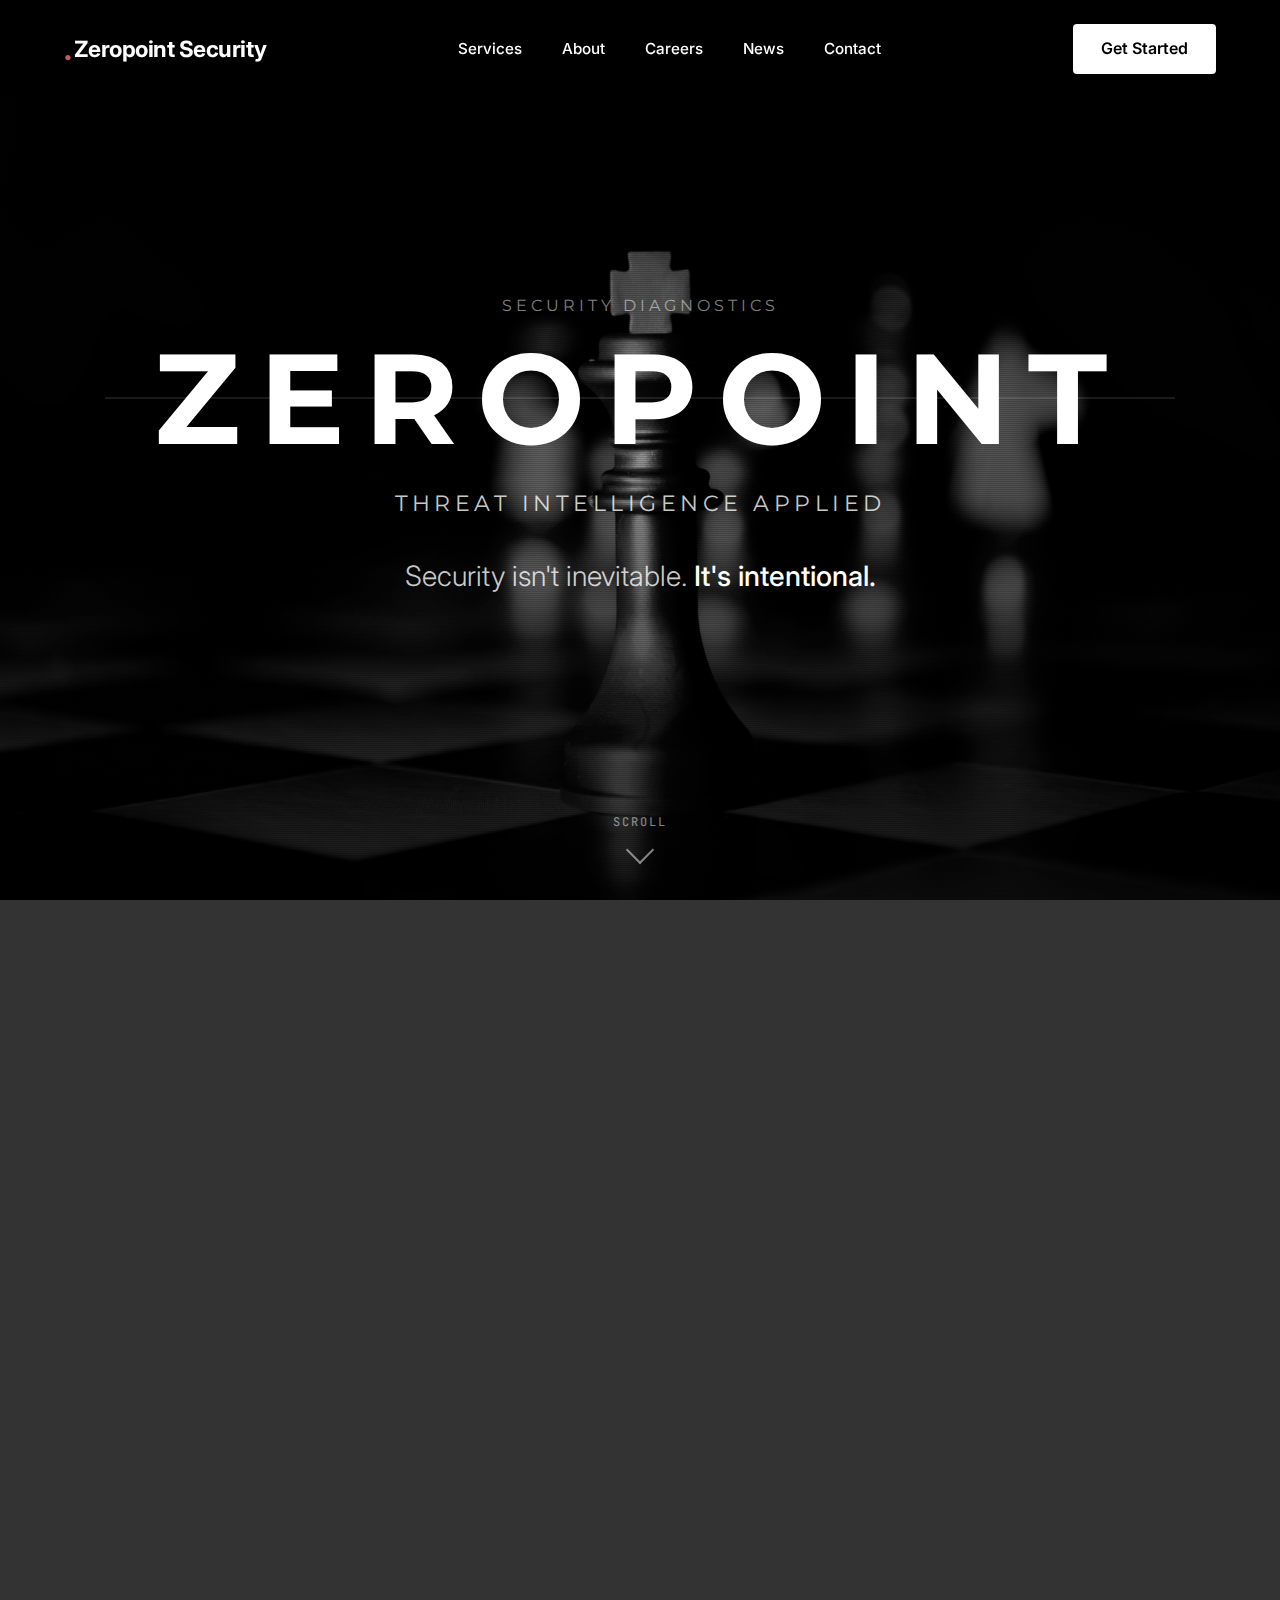
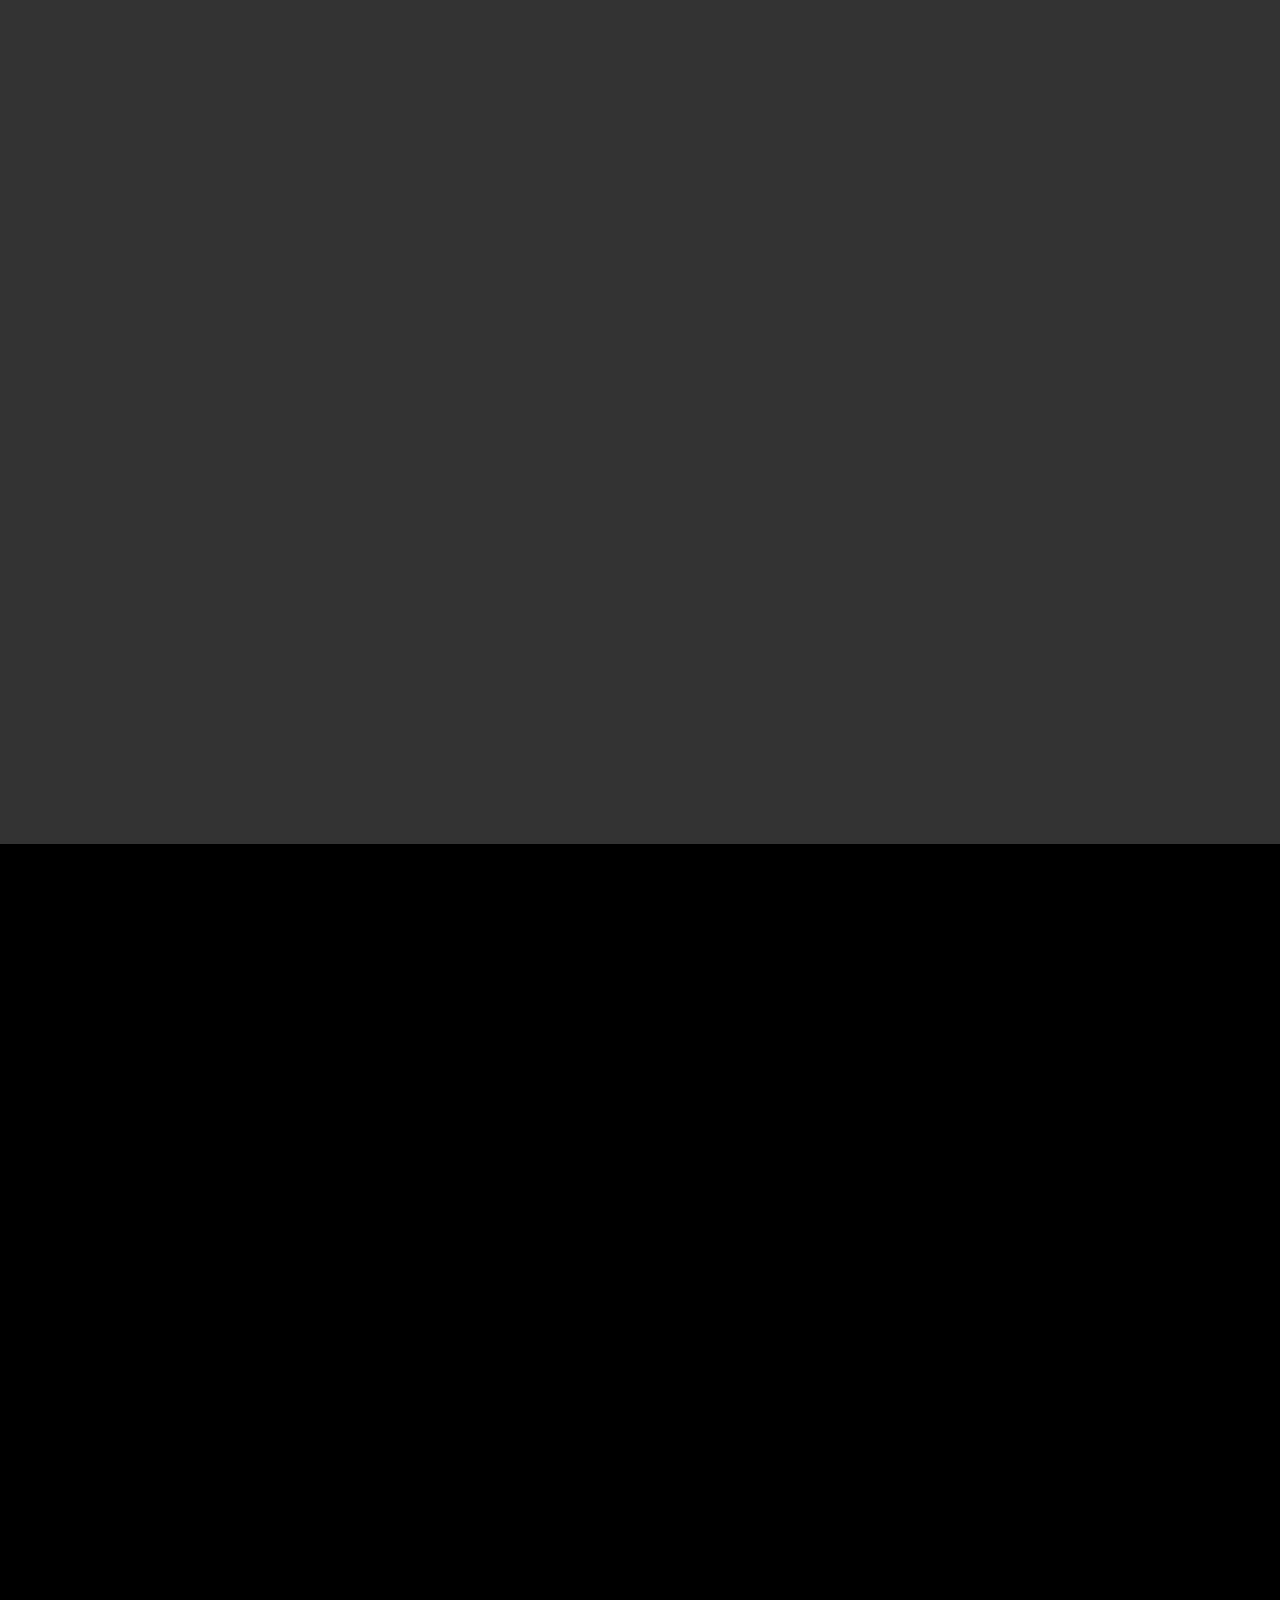
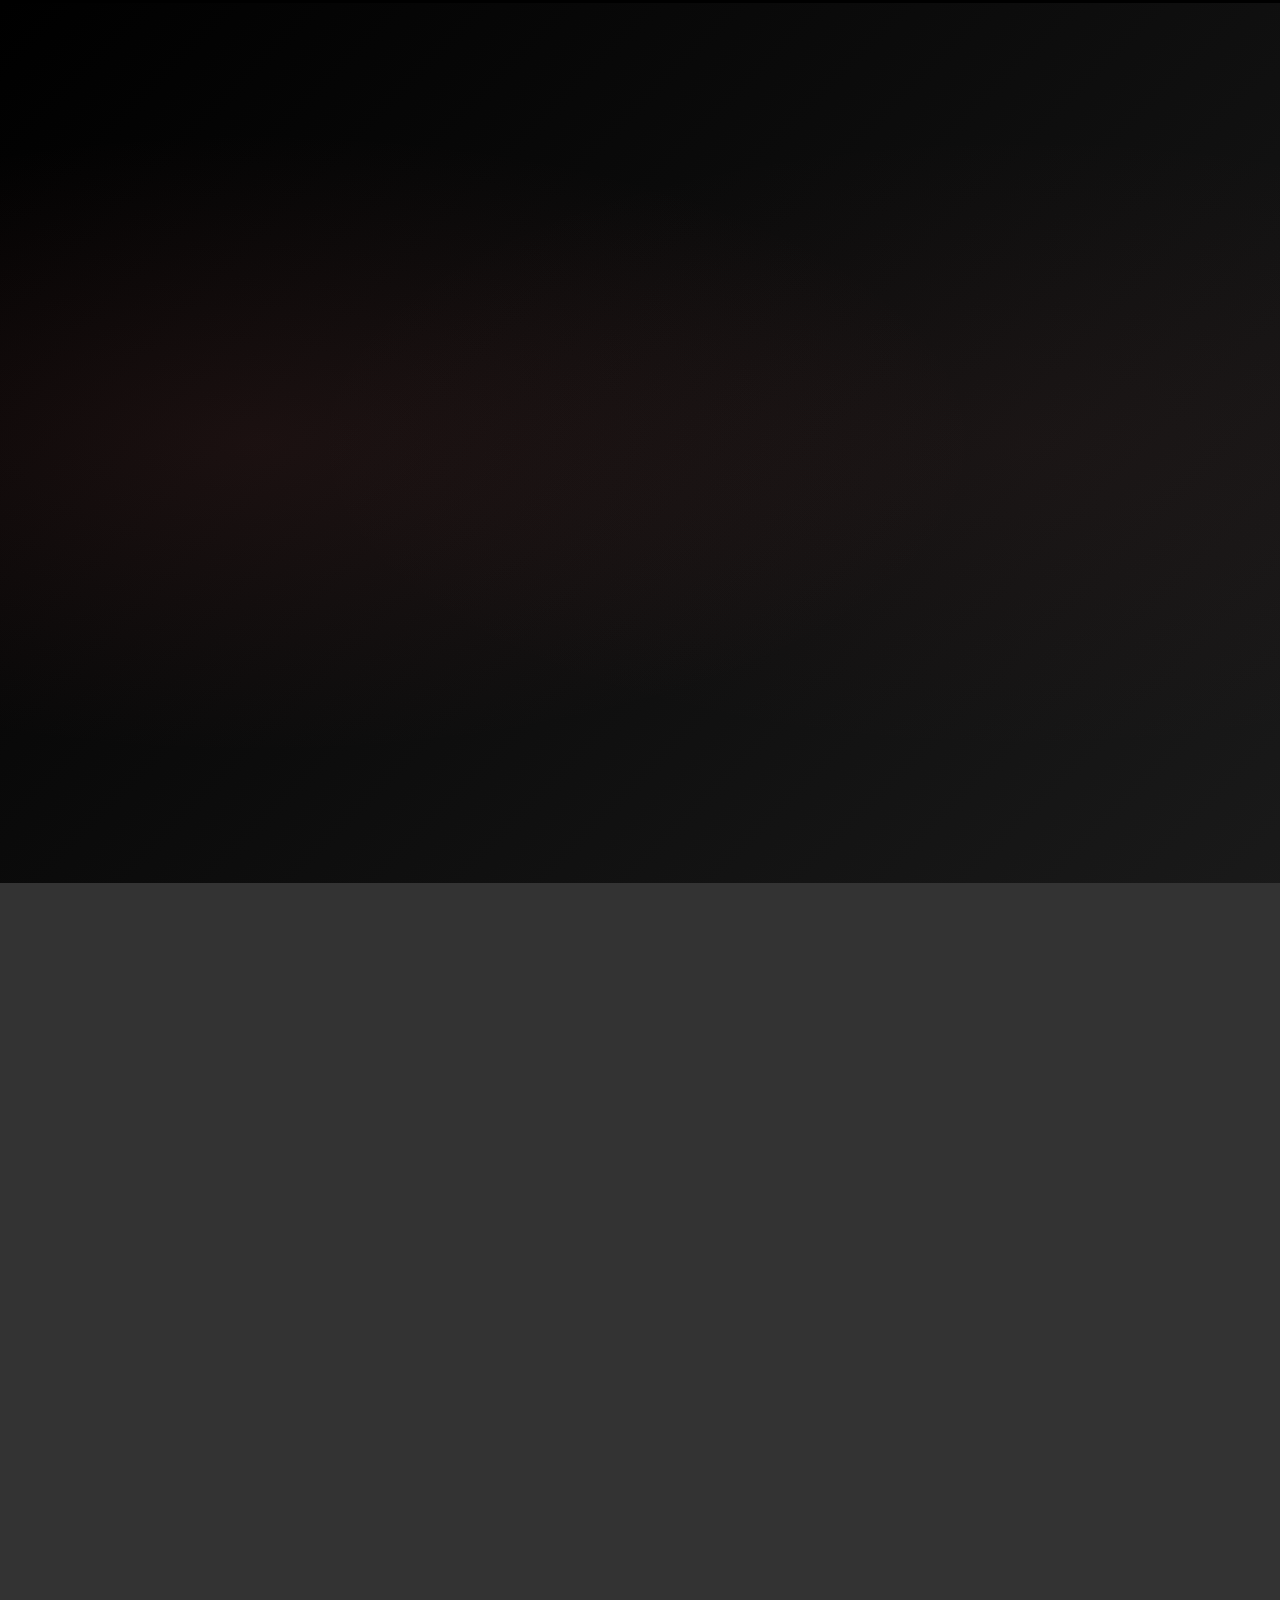
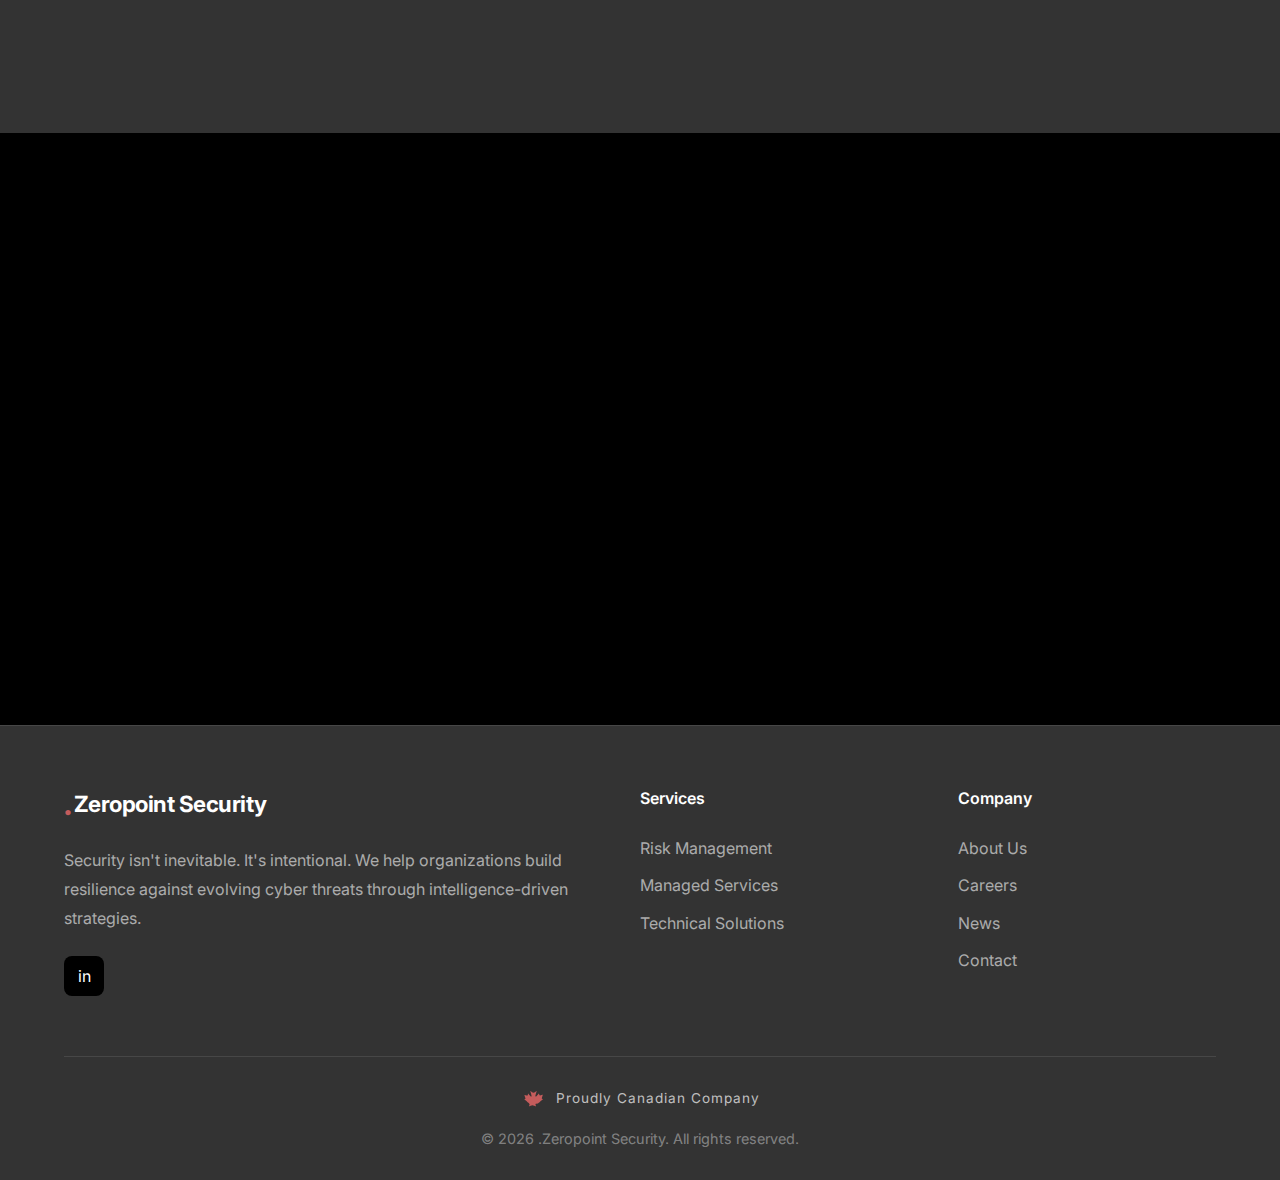
<file: index.html>
<!doctype html><html lang=en><head><meta name=generator content="Hugo 0.155.2"><meta charset=UTF-8><meta name=viewport content="width=device-width,initial-scale=1"><title>.Zeropoint Security | Security Diagnostics</title><meta name=description content="We help organizations understand, anticipate, and mitigate cyber threats through intelligence-driven strategies, comprehensive risk management, and tailored security solutions."><link href="https://fonts.googleapis.com/css2?family=Montserrat:wght@300;400;500;600;700;800&family=Inter:wght@300;400;500;600;700;800&family=JetBrains+Mono:wght@400;500;600&display=swap" rel=stylesheet><link rel=stylesheet href=/css/style.css><script>function initFreshdesk(){window.fdWidget.init({token:"01KGQ91AM6N8X1C9617J6SB29T",host:"https://zeropointsecurity.freshdesk.com",widgetId:"01KGQ91CBGC2FYW9X83DTEKTQB"})}function initialize(e,t){var n;e.getElementById(t)?initFreshdesk():((n=e.createElement("script")).id=t,n.async=!0,n.src="https://zeropointsecurity.freshdesk.com/webchat/js/widget.js",n.onload=initFreshdesk,e.head.appendChild(n))}function initiateCall(){initialize(document,"Freshdesk-js-sdk")}window.addEventListener?window.addEventListener("load",initiateCall,!1):window.attachEvent("load",initiateCall,!1)</script></head><body><nav id=navbar><a href=/ class=logo><span class=logo-dot>.</span>Zeropoint Security</a><ul class=nav-links><li><a href=/#services>Services</a></li><li><a href=/about/>About</a></li><li><a href=/careers/>Careers</a></li><li><a href=https://www.linkedin.com/company/zeropointsecurity>News</a></li><li><a href=/#contact>Contact</a></li></ul><a href=/#contact class=nav-cta>Get Started</a>
<button class=mobile-menu-btn type=button aria-label="Toggle navigation" aria-expanded=false>
<span></span>
<span></span>
<span></span></button></nav><main><section class=hero id=hero><div class=hero-bg></div><div class=hero-content><p class=hero-tagline-top>Security Diagnostics</p><h1 class=hero-title>ZEROPOINT</h1><p class=hero-subtitle>Threat Intelligence Applied</p><p class=hero-tagline>Security isn't inevitable. <em>It's intentional.</em></p></div><div class=scroll-indicator><span>Scroll</span><div class=arrow></div></div></section><section class=services id=services><div class="section-header animate-on-scroll"><div class=section-label>// What We Do</div><h2 class="section-title section-title-stacked"><span class=cycling-text-container><span class=cycling-word>Information</span><span class=cycling-word>Cyber</span><span class=cycling-word>AI</span></span><span class=section-title-main>Security Diagnostics<span class=dot>.</span></span></h2><p class=section-desc>Intelligence-driven security solutions across the full lifecycle—from risk identification through continuous monitoring. We bring deep technical expertise, operational agility, and AI-forward capabilities to protect your organization.</p></div><div class=services-grid><div class="service-card animate-on-scroll"><div class=service-icon><svg width="28" height="28" viewBox="0 0 24 24" fill="none" stroke="currentColor" stroke-width="2"><path d="M12 22s8-4 8-10V5l-8-3-8 3v7c0 6 8 10 8 10z"/><path d="M12 8v4m0 4h.01"/></svg></div><h3><span class=dot>.</span>Risk Management</h3><p>End-to-end risk management across the Identify, Address, and Monitor lifecycle. We quantify your value-at-risk, evaluate security architecture, and build continuous risk management capabilities that evolve with your threat landscape.</p><ul class=service-features><li><strong>Identify & Assess:</strong> Risk assessments, value-at-risk quantification, AI infrastructure vulnerability assessment, security architecture evaluation</li><li><strong>Address:</strong> Security training, cyber simulations & tabletop exercises, secure network deployment, security control implementation</li><li><strong>Monitor:</strong> Continuous infosec risk management, risk register development, threat & vulnerability management</li></ul><a href=#contact class=service-link>Learn More
<svg width="16" height="16" viewBox="0 0 24 24" fill="none" stroke="currentColor" stroke-width="2"><path d="M5 12h14M12 5l7 7-7 7"/></svg></a></div><div class="service-card animate-on-scroll"><div class=service-icon><svg width="28" height="28" viewBox="0 0 24 24" fill="none" stroke="currentColor" stroke-width="2"><circle cx="12" cy="12" r="10"/><path d="M12 2a15.3 15.3.0 014 10 15.3 15.3.0 01-4 10A15.3 15.3.0 018 12a15.3 15.3.0 014-10z"/><path d="M2 12h20"/></svg></div><h3><span class=dot>.</span>Managed Services</h3><p>Flexible MSP and MSSP capabilities scaled to your operational requirements—from endpoint management to comprehensive security monitoring. We deliver enterprise-grade protection with the agility of a specialized security partner, enhanced by our proprietary CyberSTAR training methodology.</p><ul class=service-features><li><strong>MSP:</strong> Endpoint management, app deployment & maintenance, secure on-prem network management, network segmentation</li><li><strong>MSSP:</strong> Mobile device security (iVerify Partner), endpoint security deployment, security monitoring</li><li><strong>CyberSTAR Training:</strong> AI-powered cybersecurity training via LMS platforms and intelligent chatbots—delivering adaptive, scenario-based learning that builds lasting security awareness across your organization</li></ul><a href=#contact class=service-link>Learn More
<svg width="16" height="16" viewBox="0 0 24 24" fill="none" stroke="currentColor" stroke-width="2"><path d="M5 12h14M12 5l7 7-7 7"/></svg></a></div><div class="service-card animate-on-scroll"><div class=service-icon><svg width="28" height="28" viewBox="0 0 24 24" fill="none" stroke="currentColor" stroke-width="2"><path d="M12 2 2 7l10 5 10-5-10-5z"/><path d="M2 17l10 5 10-5"/><path d="M2 12l10 5 10-5"/></svg></div><h3><span class=dot>.</span>Custom Technical Solutions</h3><p>Specialized security infrastructure for organizations with advanced operational requirements. We architect and deploy bespoke technical solutions—from managed attribution networking to secure on-premises generative AI systems.</p><ul class=service-features><li><strong>Managed Attribution Networking:</strong> Secure, anonymized network infrastructure for sensitive operations</li><li><strong>Recursive DNS Security:</strong> Passive DNS, DNS firewall implementation</li><li><strong>Secure On-Prem Generative AI:</strong> Private AI infrastructure deployment with enterprise security controls</li></ul><a href=#contact class=service-link>Contact Us
<svg width="16" height="16" viewBox="0 0 24 24" fill="none" stroke="currentColor" stroke-width="2"><path d="M5 12h14M12 5l7 7-7 7"/></svg></a></div></div></section><section class=about id=about><div class=about-container><div class="about-content animate-on-scroll"><h2><span class=dot>.</span>Security</h2><p class=about-subtitle style=font-size:1.4rem;color:rgba(255,255,255,.8);margin-bottom:2rem;font-weight:400>Expertise Built on Decades of Experience</p><p>Zeropoint Security was founded on a simple principle: effective security requires both deep technical expertise and strategic thinking. We bridge the gap between complex threats and actionable solutions.</p><p>Our team brings together experts from intelligence agencies, Fortune 500 security programs, and leading research institutions. We don't just identify problems—we help you solve them.</p><div class=about-stats><div class=stat><span class=stat-number>15+</span>
<span class=stat-label>Years Experience</span></div><div class=stat><span class=stat-number>100+</span>
<span class=stat-label>Clients Served</span></div><div class=stat><span class=stat-number>20+</span>
<span class=stat-label>Countries</span></div></div></div></div></section><section class=vulnerable-section id=vulnerable><div class="vulnerable-container animate-on-scroll"><div class=vulnerable-badge><svg width="24" height="24" viewBox="0 0 24 24" fill="none" stroke="currentColor" stroke-width="2"><path d="M20.84 4.61a5.5 5.5.0 00-7.78.0L12 5.67l-1.06-1.06a5.5 5.5.0 00-7.78 7.78l1.06 1.06L12 21.23l7.78-7.78 1.06-1.06a5.5 5.5.0 000-7.78z"/></svg></div><h2><span class=dot>.</span>Protecting Those Who Need It Most</h2><p class=vulnerable-intro>We build capacity for high-value, high-risk organizations worldwide.</p><p class=vulnerable-desc>Over the past 10 years, we have provided specialized cybersecurity services and protection to critical organizations across the globe. We've developed innovative training approaches—from deploying protective tools to creating audit frameworks and the <strong>CyberSTAR</strong> methodology—that build lasting security capacity.</p><div class=vulnerable-highlight>We've built capacity for specifically targeted high-value groups: <strong>government institutions</strong>, <strong>critical infrastructure</strong>, <strong>exile political organizations</strong>, <strong>refugees in conflict zones</strong>, and <strong>victims of gender-based violence</strong>. Our work spans them all.</div><p class=vulnerable-closing style=font-size:1.2rem;font-weight:500;color:rgba(255,255,255,.9)>We work locally in Canada and globally across 4 continents and over 30 countries.</p><div class=vulnerable-regions></div></div></section><section class=testimonials id=testimonials><div class="section-header animate-on-scroll"><div class=section-label>// Client Success</div><h2 class=section-title>Trusted</h2></div><div class="testimonial-card animate-on-scroll"><p class=testimonial-quote>"Zeropoint Security has created a reliable and sustainable approach to cybersecurity—one that works in the most challenging environments, where real lives are at stake. Their commitment to protecting vulnerable communities is unmatched."</p><div class=testimonial-author><div class=testimonial-info style=text-align:center><div class=testimonial-role>— Senior Leader of an Asia-Based NGO</div></div></div></div></section><section class=contact id=contact><div class=contact-container><div class="contact-header animate-on-scroll"><h2><span class=dot>.</span>Let's discuss your security challenges</h2><p>Whether you're facing an immediate threat or planning for long-term resilience, our team is ready to help. Reach out to start the conversation.</p></div><div class="contact-form animate-on-scroll"><button type=button class="submit-btn freshdesk-contact-btn">Contact Us</button></div><script>document.addEventListener("DOMContentLoaded",function(){var e=document.querySelector(".freshdesk-contact-btn");if(!e)return;e.addEventListener("click",function(){window.fdWidget&&typeof window.fdWidget.open=="function"&&window.fdWidget.open()})})</script></div></section></main><footer><div class=footer-container><div class=footer-brand><a href=/ class=logo><span class=logo-dot>.</span>Zeropoint Security</a><p>Security isn't inevitable. It's intentional. We help organizations build resilience against evolving cyber threats through intelligence-driven strategies.</p><div class=social-links><a href=https://www.linkedin.com/company/zeropointsecurity aria-label=LinkedIn target=_blank rel=noopener>in</a></div></div><div class=footer-column><h4>Services</h4><ul><li><a href=/#services>Risk Management</a></li><li><a href=/#services>Managed Services</a></li><li><a href=/#services>Technical Solutions</a></li></ul></div><div class=footer-column><h4>Company</h4><ul><li><a href=/about/>About Us</a></li><li><a href=https://www.linkedin.com/company/zeropointsecurity target=_blank rel=noopener>Careers</a></li><li><a href=https://www.linkedin.com/company/zeropointsecurity target=_blank rel=noopener>News</a></li><li><a href=/#contact>Contact</a></li></ul></div></div><div class=footer-bottom><div class=canadian-badge style=display:flex;align-items:center;justify-content:center;gap:.75rem;margin-bottom:1rem><svg width="24" height="24" viewBox="0 0 512 512" fill="#c45c5c"><path d="M383.8 351.7c2.5-2.5 105.2-92.4 105.2-92.4l-17.5-7.5c-10-4.9-7.4-11.5-5-17.4 2.4-7.6 20.1-67.3 20.1-67.3s-47.7 10-57.7 12.5c-7.5 2.4-10-2.5-12.5-7.5s-15-32.4-15-32.4-52.6 59.9-55.1 62.3c-10 7.5-20.1.0-17.6-10 0-10 27.5-107.5 27.5-107.5-15.5-.1-44 40-67.6 40.1-24.6.1-53.2-40.1-68.7-40.1.0.0 27.5 97.5 27.5 107.5 2.4 10-7.5 17.5-17.5 10-2.5-2.5-55.1-62.3-55.1-62.3S167.1 170 164.6 175s-5 9.9-12.5 7.5C142 180 94.4 170 94.4 170s17.6 59.7 20.1 67.3c2.4 6 5 12.5-5 17.4L92 262.4s102.6 89.9 105.2 92.4c5.1 5 10 7.5 5.1 22.5-5.1 15-10.1 35.1-10.1 35.1S262 389 267.1 389c5 0 69.8 23.4 74.9 23.4.0.0-5.1-20.1-10-35.1-5.1-15 0-17.5 5-22.5z"/></svg>
<span style=font-size:.85rem;letter-spacing:1px;color:rgba(255,255,255,.7)>Proudly Canadian Company</span></div><p>&copy; 2026 .Zeropoint Security. All rights reserved.</p></div></footer><script src=/js/main.js></script></body></html>
</file>
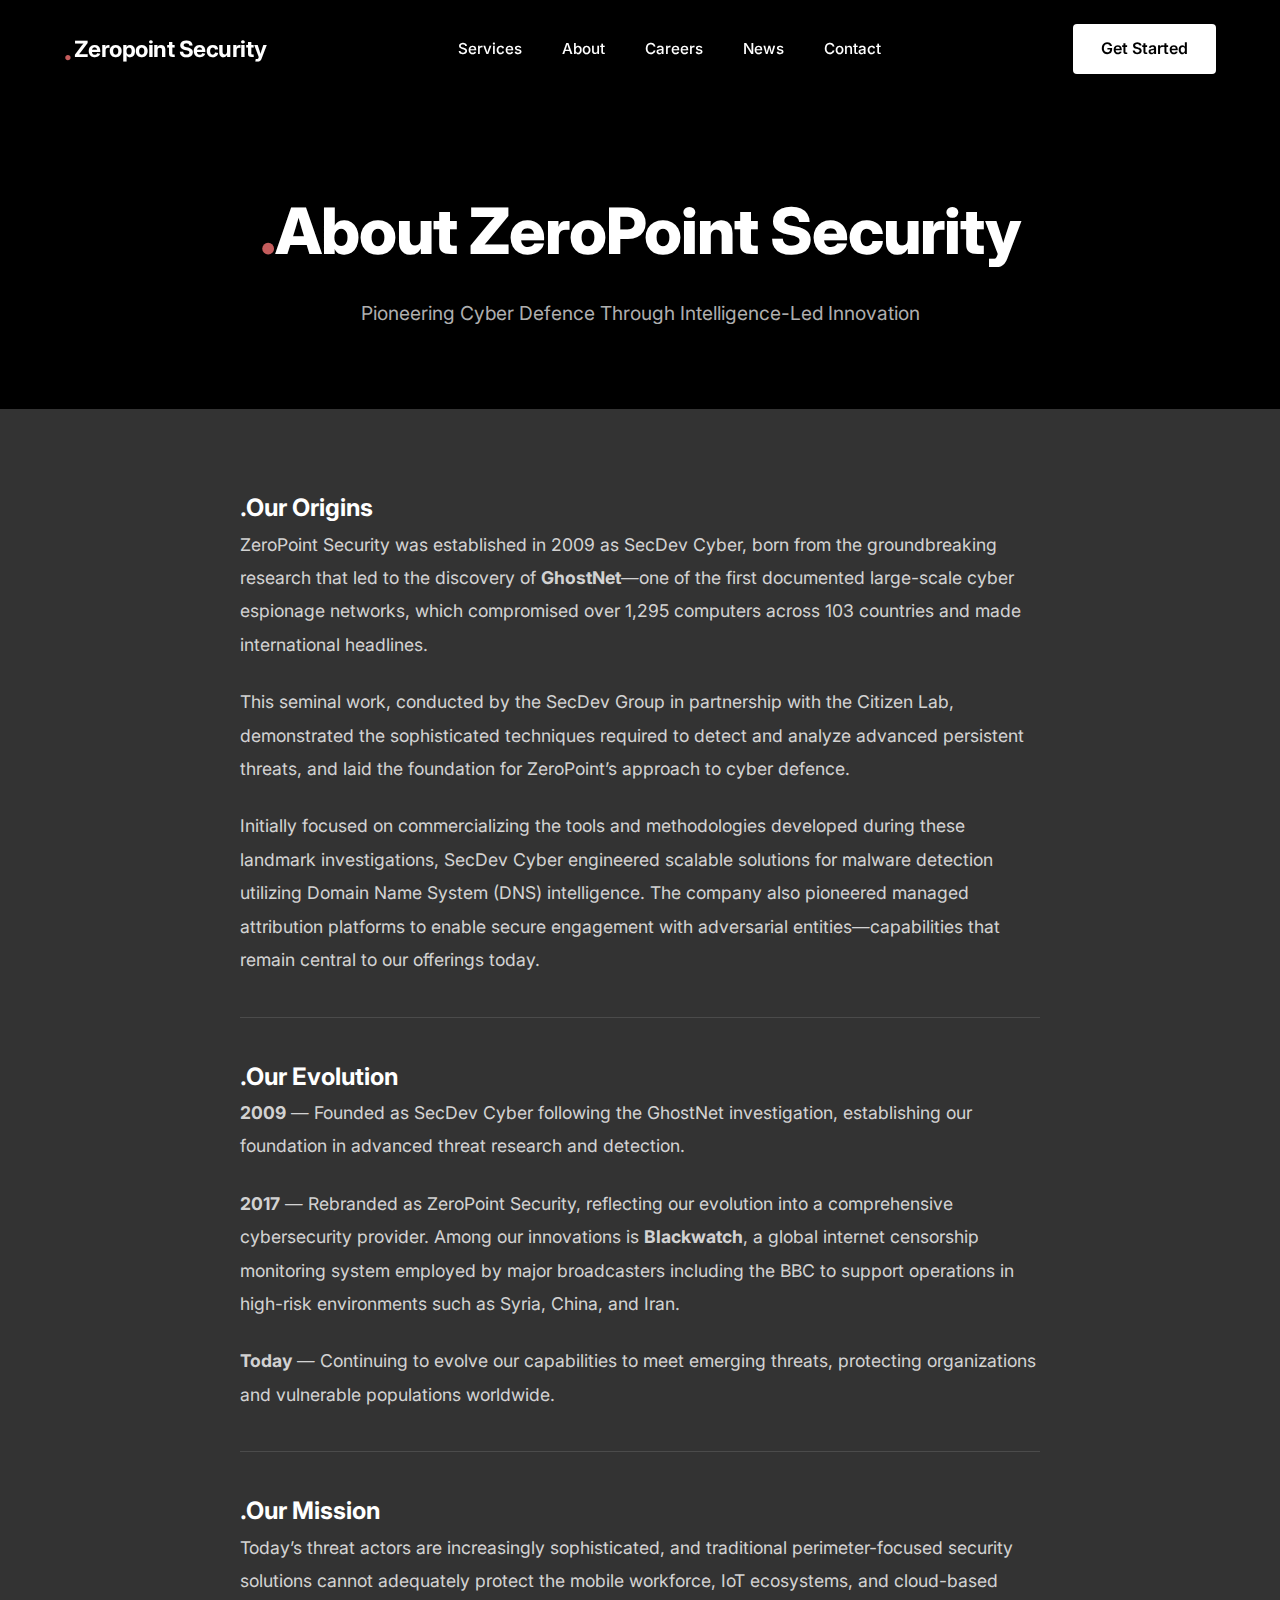
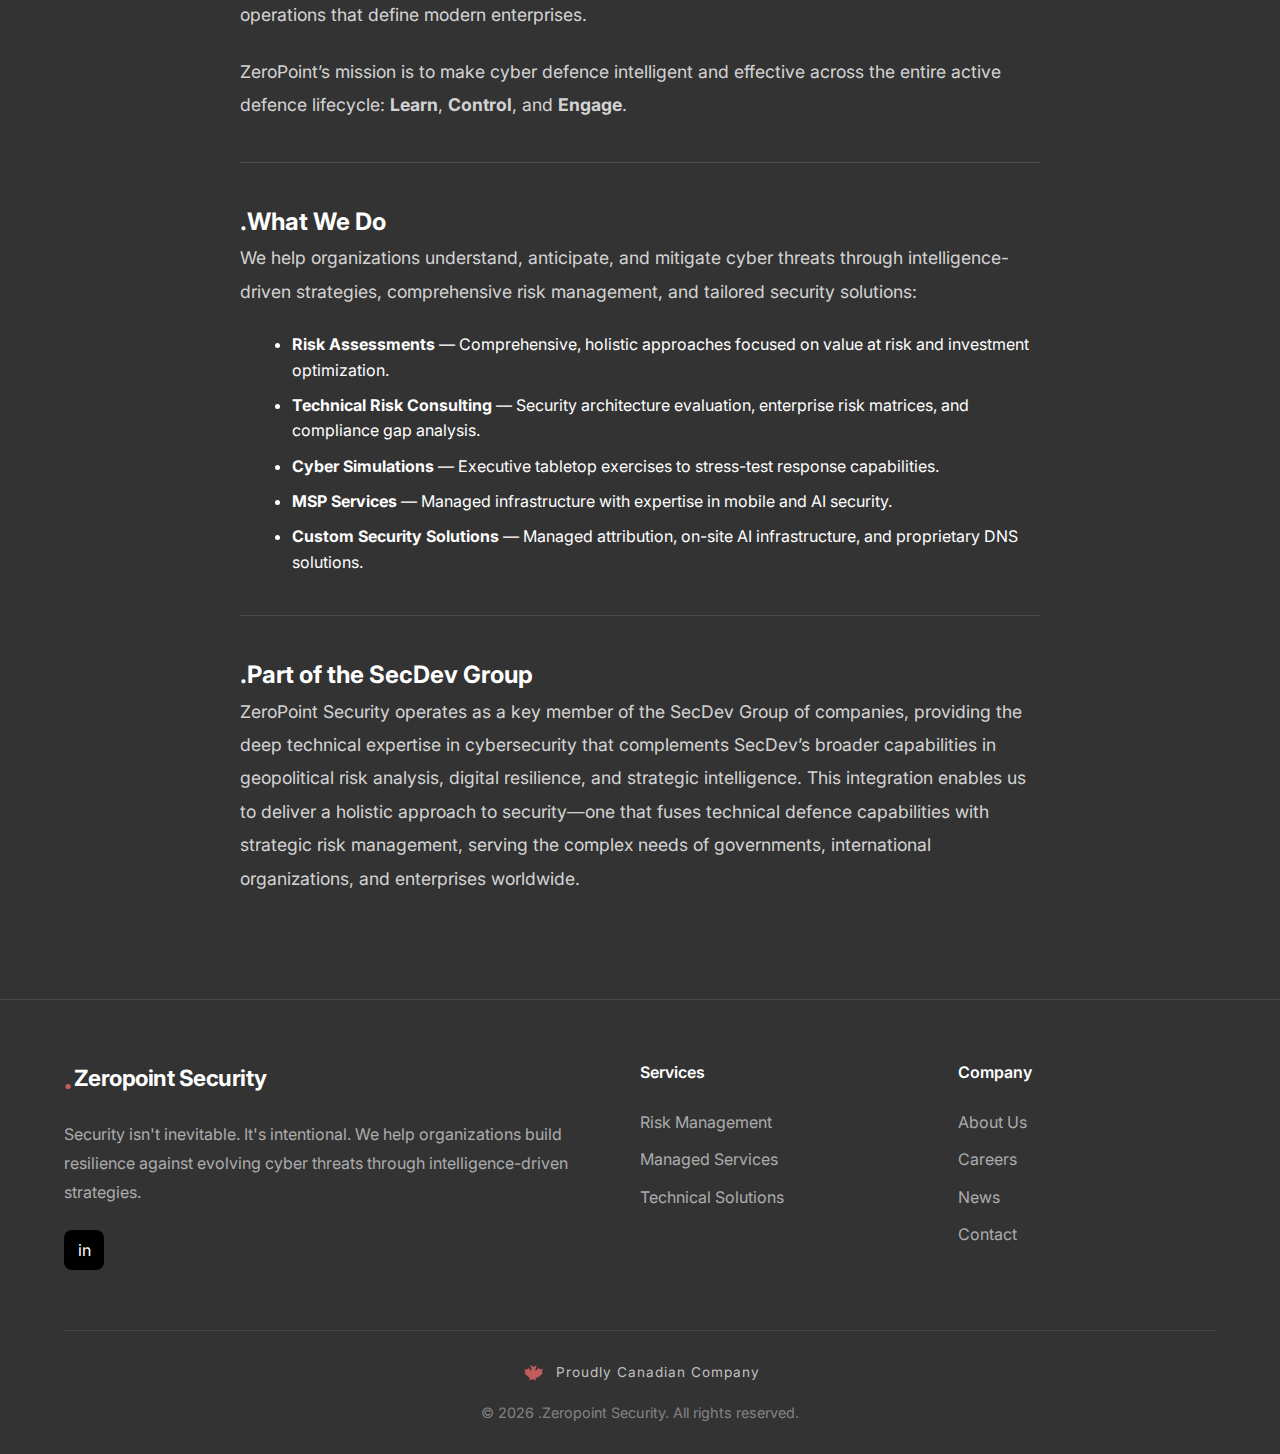
<file: about/index.html>
<!doctype html><html lang=en><head><meta charset=UTF-8><meta name=viewport content="width=device-width,initial-scale=1"><title>About ZeroPoint Security | .Zeropoint Security</title><meta name=description content="We help organizations understand, anticipate, and mitigate cyber threats through intelligence-driven strategies, comprehensive risk management, and tailored security solutions."><link href="https://fonts.googleapis.com/css2?family=Montserrat:wght@300;400;500;600;700;800&family=Inter:wght@300;400;500;600;700;800&family=JetBrains+Mono:wght@400;500;600&display=swap" rel=stylesheet><link rel=stylesheet href=/css/style.css><script>function initFreshdesk(){window.fdWidget.init({token:"01KGQ91AM6N8X1C9617J6SB29T",host:"https://zeropointsecurity.freshdesk.com",widgetId:"01KGQ91CBGC2FYW9X83DTEKTQB"})}function initialize(e,t){var n;e.getElementById(t)?initFreshdesk():((n=e.createElement("script")).id=t,n.async=!0,n.src="https://zeropointsecurity.freshdesk.com/webchat/js/widget.js",n.onload=initFreshdesk,e.head.appendChild(n))}function initiateCall(){initialize(document,"Freshdesk-js-sdk")}window.addEventListener?window.addEventListener("load",initiateCall,!1):window.attachEvent("load",initiateCall,!1)</script></head><body><nav id=navbar><a href=/ class=logo><span class=logo-dot>.</span>Zeropoint Security</a><ul class=nav-links><li><a href=/#services>Services</a></li><li><a href=/about/>About</a></li><li><a href=/careers/>Careers</a></li><li><a href=https://www.linkedin.com/company/zeropointsecurity>News</a></li><li><a href=/#contact>Contact</a></li></ul><a href=/#contact class=nav-cta>Get Started</a>
<button class=mobile-menu-btn type=button aria-label="Toggle navigation" aria-expanded=false>
<span></span>
<span></span>
<span></span></button></nav><main><section class=page-header><h1><span class=dot>.</span>About ZeroPoint Security</h1><p>Pioneering Cyber Defence Through Intelligence-Led Innovation</p></section><section class="page-content about-page"><div class=container><h2 id=our-origins>.Our Origins</h2><p>ZeroPoint Security was established in 2009 as SecDev Cyber, born from the groundbreaking research that led to the discovery of <strong>GhostNet</strong>—one of the first documented large-scale cyber espionage networks, which compromised over 1,295 computers across 103 countries and made international headlines.</p><blockquote><p>This seminal work, conducted by the SecDev Group in partnership with the Citizen Lab, demonstrated the sophisticated techniques required to detect and analyze advanced persistent threats, and laid the foundation for ZeroPoint&rsquo;s approach to cyber defence.</p></blockquote><p>Initially focused on commercializing the tools and methodologies developed during these landmark investigations, SecDev Cyber engineered scalable solutions for malware detection utilizing Domain Name System (DNS) intelligence. The company also pioneered managed attribution platforms to enable secure engagement with adversarial entities—capabilities that remain central to our offerings today.</p><h2 id=our-evolution>.Our Evolution</h2><p><strong>2009</strong> — Founded as SecDev Cyber following the GhostNet investigation, establishing our foundation in advanced threat research and detection.</p><p><strong>2017</strong> — Rebranded as ZeroPoint Security, reflecting our evolution into a comprehensive cybersecurity provider. Among our innovations is <strong>Blackwatch</strong>, a global internet censorship monitoring system employed by major broadcasters including the BBC to support operations in high-risk environments such as Syria, China, and Iran.</p><p><strong>Today</strong> — Continuing to evolve our capabilities to meet emerging threats, protecting organizations and vulnerable populations worldwide.</p><h2 id=our-mission>.Our Mission</h2><p>Today&rsquo;s threat actors are increasingly sophisticated, and traditional perimeter-focused security solutions cannot adequately protect the mobile workforce, IoT ecosystems, and cloud-based operations that define modern enterprises.</p><p>ZeroPoint&rsquo;s mission is to make cyber defence intelligent and effective across the entire active defence lifecycle: <strong>Learn</strong>, <strong>Control</strong>, and <strong>Engage</strong>.</p><h2 id=what-we-do>.What We Do</h2><p>We help organizations understand, anticipate, and mitigate cyber threats through intelligence-driven strategies, comprehensive risk management, and tailored security solutions:</p><ul><li><strong>Risk Assessments</strong> — Comprehensive, holistic approaches focused on value at risk and investment optimization.</li><li><strong>Technical Risk Consulting</strong> — Security architecture evaluation, enterprise risk matrices, and compliance gap analysis.</li><li><strong>Cyber Simulations</strong> — Executive tabletop exercises to stress-test response capabilities.</li><li><strong>MSP Services</strong> — Managed infrastructure with expertise in mobile and AI security.</li><li><strong>Custom Security Solutions</strong> — Managed attribution, on-site AI infrastructure, and proprietary DNS solutions.</li></ul><h2 id=part-of-the-secdev-group>.Part of the SecDev Group</h2><p>ZeroPoint Security operates as a key member of the SecDev Group of companies, providing the deep technical expertise in cybersecurity that complements SecDev&rsquo;s broader capabilities in geopolitical risk analysis, digital resilience, and strategic intelligence. This integration enables us to deliver a holistic approach to security—one that fuses technical defence capabilities with strategic risk management, serving the complex needs of governments, international organizations, and enterprises worldwide.</p></div></section></main><footer><div class=footer-container><div class=footer-brand><a href=/ class=logo><span class=logo-dot>.</span>Zeropoint Security</a><p>Security isn't inevitable. It's intentional. We help organizations build resilience against evolving cyber threats through intelligence-driven strategies.</p><div class=social-links><a href=https://www.linkedin.com/company/zeropointsecurity aria-label=LinkedIn target=_blank rel=noopener>in</a></div></div><div class=footer-column><h4>Services</h4><ul><li><a href=/#services>Risk Management</a></li><li><a href=/#services>Managed Services</a></li><li><a href=/#services>Technical Solutions</a></li></ul></div><div class=footer-column><h4>Company</h4><ul><li><a href=/about/>About Us</a></li><li><a href=https://www.linkedin.com/company/zeropointsecurity target=_blank rel=noopener>Careers</a></li><li><a href=https://www.linkedin.com/company/zeropointsecurity target=_blank rel=noopener>News</a></li><li><a href=/#contact>Contact</a></li></ul></div></div><div class=footer-bottom><div class=canadian-badge style=display:flex;align-items:center;justify-content:center;gap:.75rem;margin-bottom:1rem><svg width="24" height="24" viewBox="0 0 512 512" fill="#c45c5c"><path d="M383.8 351.7c2.5-2.5 105.2-92.4 105.2-92.4l-17.5-7.5c-10-4.9-7.4-11.5-5-17.4 2.4-7.6 20.1-67.3 20.1-67.3s-47.7 10-57.7 12.5c-7.5 2.4-10-2.5-12.5-7.5s-15-32.4-15-32.4-52.6 59.9-55.1 62.3c-10 7.5-20.1.0-17.6-10 0-10 27.5-107.5 27.5-107.5-15.5-.1-44 40-67.6 40.1-24.6.1-53.2-40.1-68.7-40.1.0.0 27.5 97.5 27.5 107.5 2.4 10-7.5 17.5-17.5 10-2.5-2.5-55.1-62.3-55.1-62.3S167.1 170 164.6 175s-5 9.9-12.5 7.5C142 180 94.4 170 94.4 170s17.6 59.7 20.1 67.3c2.4 6 5 12.5-5 17.4L92 262.4s102.6 89.9 105.2 92.4c5.1 5 10 7.5 5.1 22.5-5.1 15-10.1 35.1-10.1 35.1S262 389 267.1 389c5 0 69.8 23.4 74.9 23.4.0.0-5.1-20.1-10-35.1-5.1-15 0-17.5 5-22.5z"/></svg>
<span style=font-size:.85rem;letter-spacing:1px;color:rgba(255,255,255,.7)>Proudly Canadian Company</span></div><p>&copy; 2026 .Zeropoint Security. All rights reserved.</p></div></footer><script src=/js/main.js></script></body></html>
</file>
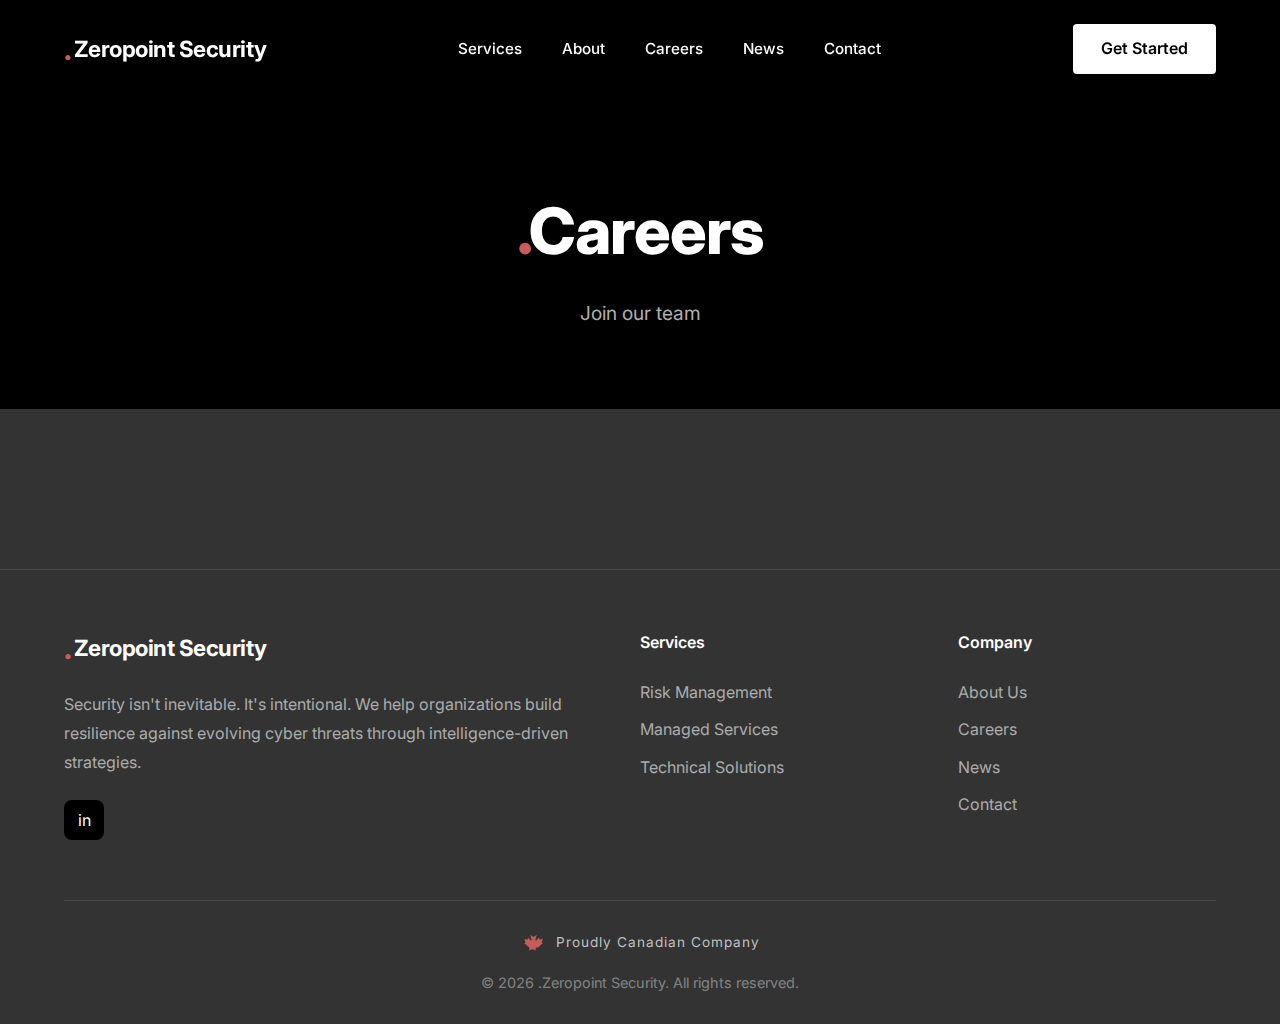
<file: careers/index.html>
<!doctype html><html lang=en><head><meta charset=UTF-8><meta name=viewport content="width=device-width,initial-scale=1"><title>Careers | .Zeropoint Security</title><meta name=description content="We help organizations understand, anticipate, and mitigate cyber threats through intelligence-driven strategies, comprehensive risk management, and tailored security solutions."><link href="https://fonts.googleapis.com/css2?family=Montserrat:wght@300;400;500;600;700;800&family=Inter:wght@300;400;500;600;700;800&family=JetBrains+Mono:wght@400;500;600&display=swap" rel=stylesheet><link rel=stylesheet href=/css/style.css><script>function initFreshdesk(){window.fdWidget.init({token:"01KGQ91AM6N8X1C9617J6SB29T",host:"https://zeropointsecurity.freshdesk.com",widgetId:"01KGQ91CBGC2FYW9X83DTEKTQB"})}function initialize(e,t){var n;e.getElementById(t)?initFreshdesk():((n=e.createElement("script")).id=t,n.async=!0,n.src="https://zeropointsecurity.freshdesk.com/webchat/js/widget.js",n.onload=initFreshdesk,e.head.appendChild(n))}function initiateCall(){initialize(document,"Freshdesk-js-sdk")}window.addEventListener?window.addEventListener("load",initiateCall,!1):window.attachEvent("load",initiateCall,!1)</script></head><body><nav id=navbar><a href=/ class=logo><span class=logo-dot>.</span>Zeropoint Security</a><ul class=nav-links><li><a href=/#services>Services</a></li><li><a href=/about/>About</a></li><li><a href=/careers/>Careers</a></li><li><a href=https://www.linkedin.com/company/zeropointsecurity>News</a></li><li><a href=/#contact>Contact</a></li></ul><a href=/#contact class=nav-cta>Get Started</a>
<button class=mobile-menu-btn type=button aria-label="Toggle navigation" aria-expanded=false>
<span></span>
<span></span>
<span></span></button></nav><main><section class=page-header><h1><span class=dot>.</span>Careers</h1><p>Join our team</p></section><section class=page-content><div class=container></div></section></main><footer><div class=footer-container><div class=footer-brand><a href=/ class=logo><span class=logo-dot>.</span>Zeropoint Security</a><p>Security isn't inevitable. It's intentional. We help organizations build resilience against evolving cyber threats through intelligence-driven strategies.</p><div class=social-links><a href=https://www.linkedin.com/company/zeropointsecurity aria-label=LinkedIn target=_blank rel=noopener>in</a></div></div><div class=footer-column><h4>Services</h4><ul><li><a href=/#services>Risk Management</a></li><li><a href=/#services>Managed Services</a></li><li><a href=/#services>Technical Solutions</a></li></ul></div><div class=footer-column><h4>Company</h4><ul><li><a href=/about/>About Us</a></li><li><a href=https://www.linkedin.com/company/zeropointsecurity target=_blank rel=noopener>Careers</a></li><li><a href=https://www.linkedin.com/company/zeropointsecurity target=_blank rel=noopener>News</a></li><li><a href=/#contact>Contact</a></li></ul></div></div><div class=footer-bottom><div class=canadian-badge style=display:flex;align-items:center;justify-content:center;gap:.75rem;margin-bottom:1rem><svg width="24" height="24" viewBox="0 0 512 512" fill="#c45c5c"><path d="M383.8 351.7c2.5-2.5 105.2-92.4 105.2-92.4l-17.5-7.5c-10-4.9-7.4-11.5-5-17.4 2.4-7.6 20.1-67.3 20.1-67.3s-47.7 10-57.7 12.5c-7.5 2.4-10-2.5-12.5-7.5s-15-32.4-15-32.4-52.6 59.9-55.1 62.3c-10 7.5-20.1.0-17.6-10 0-10 27.5-107.5 27.5-107.5-15.5-.1-44 40-67.6 40.1-24.6.1-53.2-40.1-68.7-40.1.0.0 27.5 97.5 27.5 107.5 2.4 10-7.5 17.5-17.5 10-2.5-2.5-55.1-62.3-55.1-62.3S167.1 170 164.6 175s-5 9.9-12.5 7.5C142 180 94.4 170 94.4 170s17.6 59.7 20.1 67.3c2.4 6 5 12.5-5 17.4L92 262.4s102.6 89.9 105.2 92.4c5.1 5 10 7.5 5.1 22.5-5.1 15-10.1 35.1-10.1 35.1S262 389 267.1 389c5 0 69.8 23.4 74.9 23.4.0.0-5.1-20.1-10-35.1-5.1-15 0-17.5 5-22.5z"/></svg>
<span style=font-size:.85rem;letter-spacing:1px;color:rgba(255,255,255,.7)>Proudly Canadian Company</span></div><p>&copy; 2026 .Zeropoint Security. All rights reserved.</p></div></footer><script src=/js/main.js></script></body></html>
</file>
